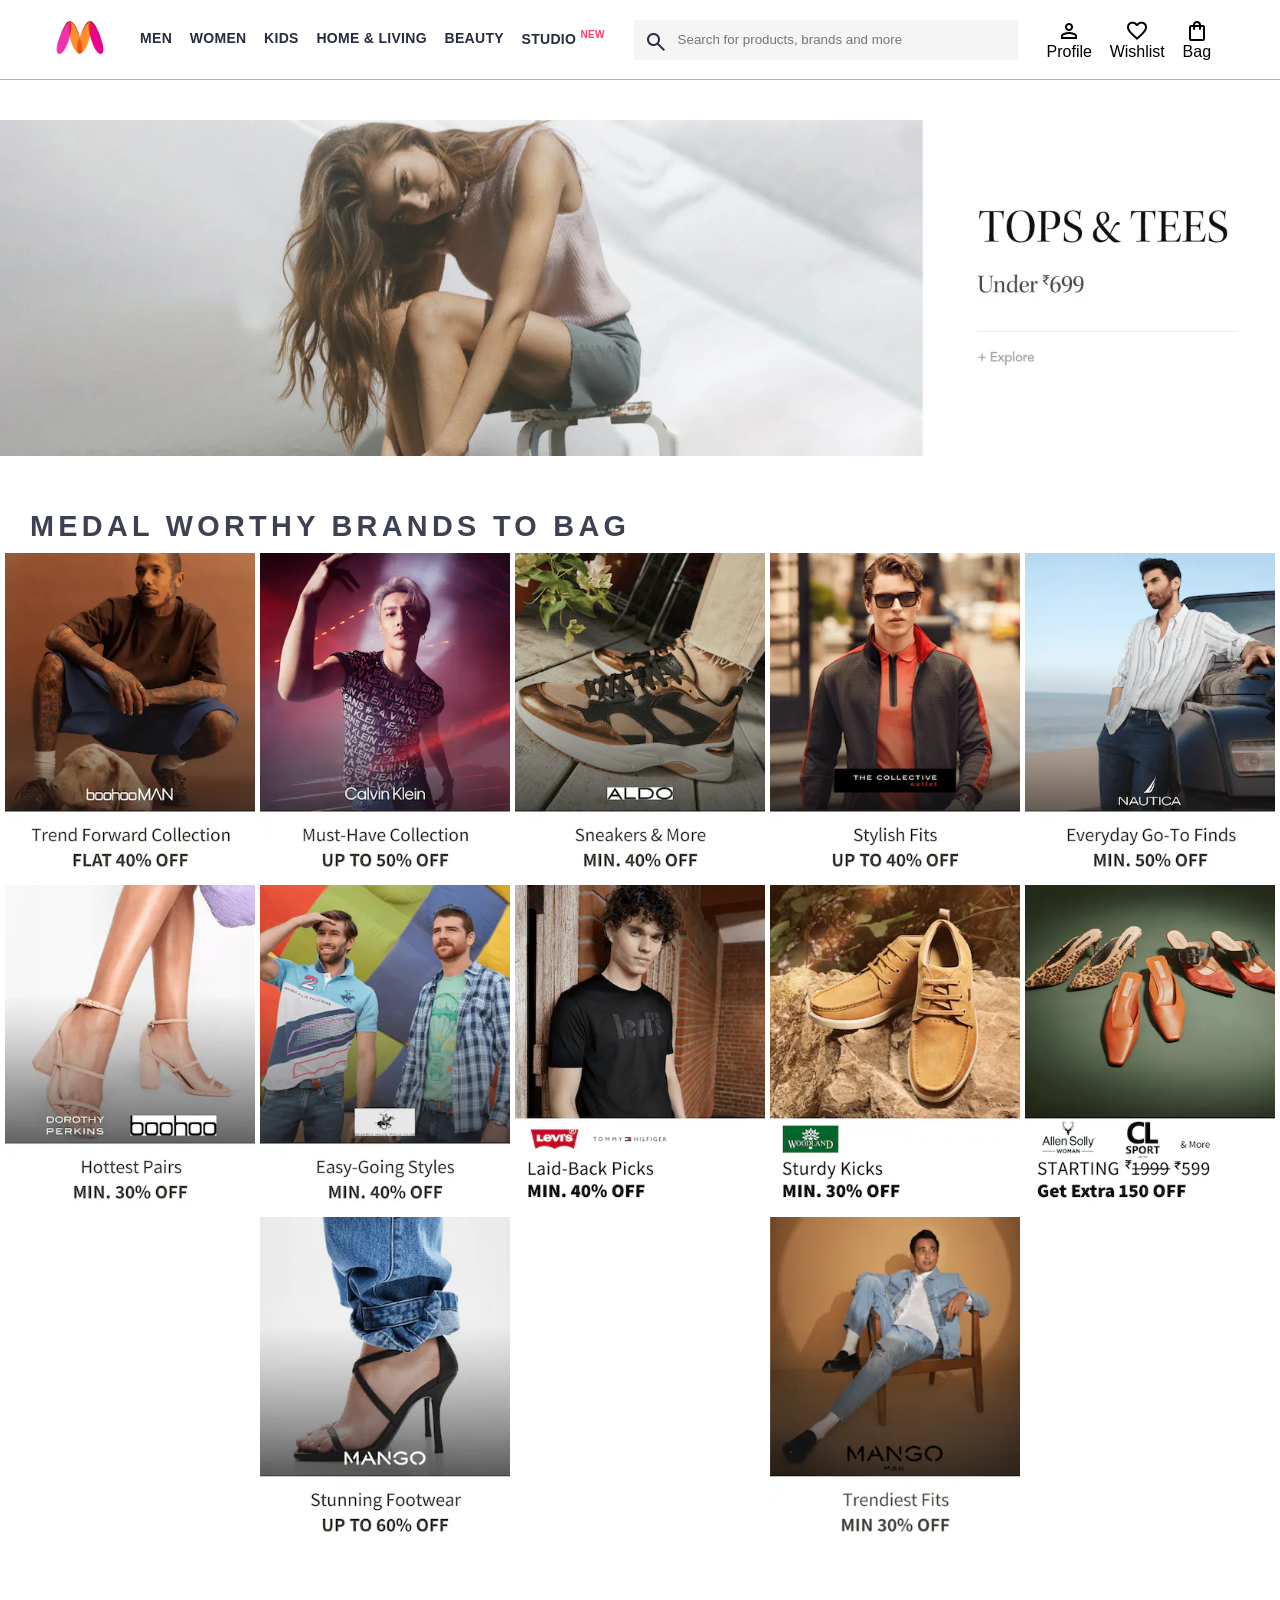
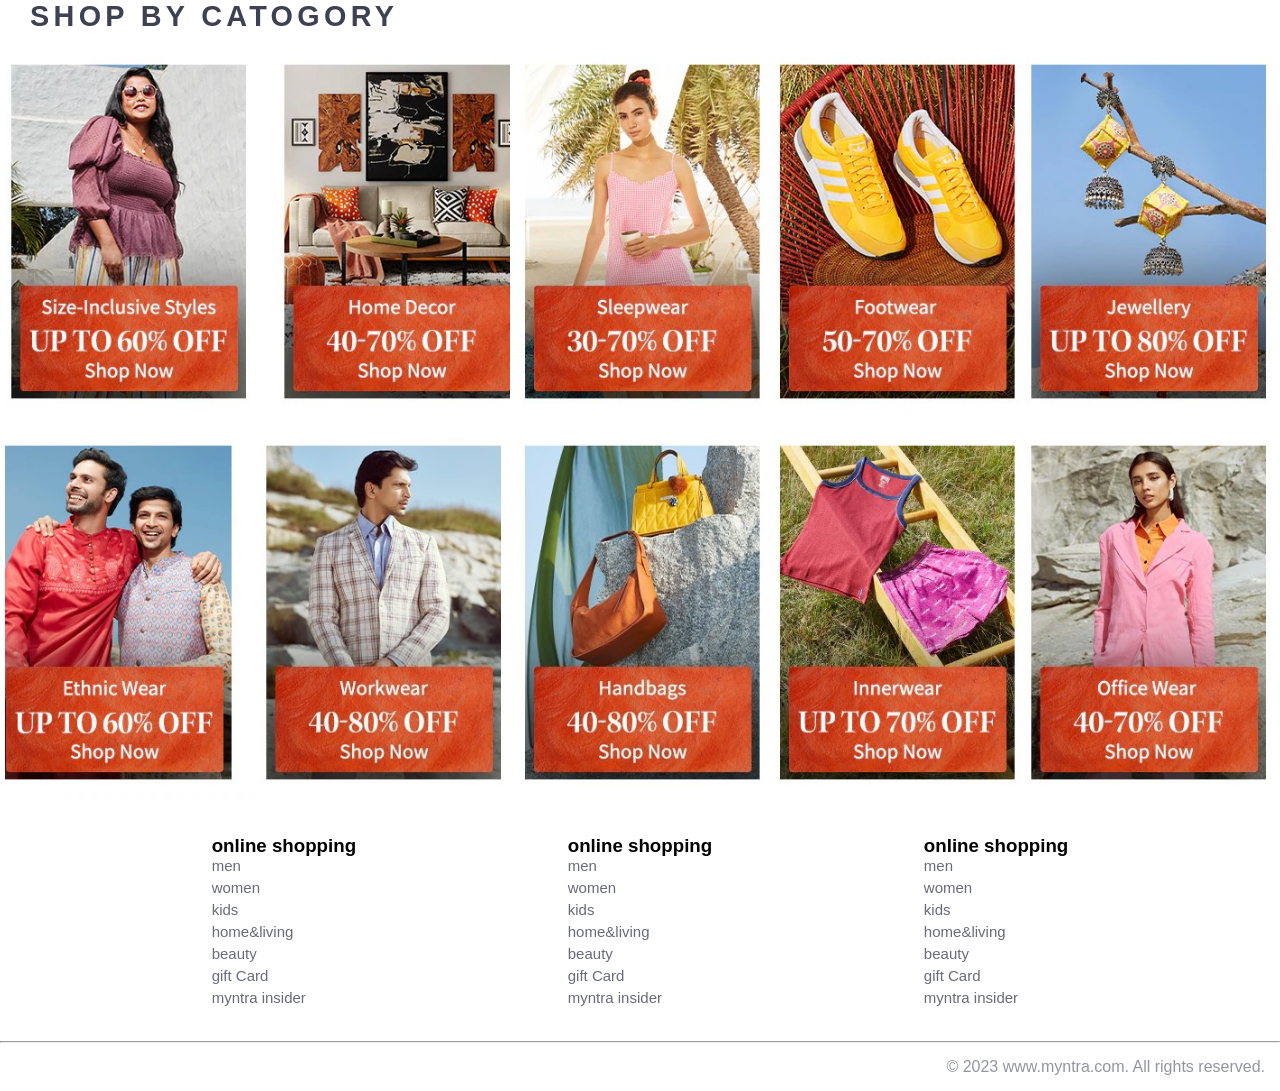
<file: index.html>
<!DOCTYPE html>
<html lang="en">
<head>
    <meta charset="UTF-8">
    <meta name="viewport" content="width=device-width, initial-scale=1.0">
    <title>Document</title>
    <link rel="stylesheet" href="index.css">
    <link rel="stylesheet" href="https://fonts.googleapis.com/css2?family=Material+Symbols+Outlined:opsz,wght,FILL,GRAD@20..48,100..700,0..1,-50..200&" />
     
</head>
<body>
    <header>
        <div class="logoContainer">
            <a href="#"><img class="myntraLogo"  src="images/myntra_logo.webp" alt="myntra_logo"></a>
        </div>
        <nav class = "navBar">
            <a href="men" class="anchor">men</a>
            <a href="women" class="anchor">women</a>
            <a href="kids"  class="anchor">kids</a>
            <a href="home" class="anchor">home & Living</a>
            <a href="beauty" class="anchor">beauty</a>
            <a href="studio"  class="anchor">studio <sup id="lastAnchor">NEW</sup></a>
        </nav>   
        
        
        <div class="searchContainer">
    <span class="material-symbols-outlined search_icon">
        search
        </span>
        <input type="search"  class="searchBar"  placeholder="Search for products, brands and more">
   </div>
        <div class="actionBar">
            <div class="actionContainer"><span
                class="material-symbols-outlined">
                person
                </span>
            <span class="actionName">Profile</span> </div>
            <div class="actionContainer"><span class="material-symbols-outlined">
                favorite </span>
                <span class="actionName"> Wishlist</span>
                </div>
            <div class="actionContainer"><span class="material-symbols-outlined">
                shopping_bag </span>
                <span class="actionName">Bag</span>
                </div>
        </div>

        </div>
    </header>
    <main>
    <div class="bannerContainer">
        <img class="bannerImg" src="images/banner.jpg" alt="main Banner"> </div>
    </div>
    <div class="catogaryHeading">medal worthy brands to bag</div>
<div class="catogaryItems">
    <a href="#"><img class="saleItem" src="images/offers/1.png" alt=""></a>
    <a href="#"><img class="saleItem" src="images/offers/2.png" alt=""></a>
    <a href="#"><img class="saleItem" src="images/offers/3.png" alt=""></a>
    <a href="#"><img class="saleItem" src="images/offers/4.png" alt=""></a>
    <a href="#"><img class="saleItem" src="images/offers/5.png" alt=""></a>
    <a href="#"><img class="saleItem" src="images/offers/6.png" alt=""></a>
    <a href="#"><img class="saleItem" src="images/offers/7.png" alt=""></a>
    <a href="#"><img class="saleItem" src="images/offers/8.png" alt=""></a>
    <a href="#"><img class="saleItem" src="images/offers/9.png" alt=""></a>
    <a href="#"><img class="saleItem" src="images/offers/10.png" alt=""></a>
    <a href="#"><img class="saleItem" src="images/offers/11.png" alt=""></a>
    <a href="#"><img class="saleItem" src="images/offers/12.png" alt=""></a>
   
</div>
<div class="catogaryHeading"> shop by catogory</div>
<div class="catogaryItems">
    <a href="#"><img class="saleItem" src="images/categories/1.jpg" alt=""></a>
    <a href="#"><img class="saleItem" src="images/categories/2.jpg" alt=""></a>
    <a href="#"><img class="saleItem" src="images/categories/3.jpg" alt=""></a>
    <a href="#"><img class="saleItem" src="images/categories/4.jpg" alt=""></a>
    <a href="#"><img class="saleItem" src="images/categories/5.jpg" alt=""></a>
    <a href="#"><img class="saleItem" src="images/categories/6.jpg" alt=""></a>
    <a href="#"><img class="saleItem" src="images/categories/7.jpg" alt=""></a>
    <a href="#"><img class="saleItem" src="images/categories/8.jpg" alt=""></a>
    <a href="#"><img class="saleItem" src="images/categories/9.jpg" alt=""></a>
    <a href="#"><img class="saleItem" src="images/categories/10.jpg" alt=""></a>
  

</div>


</main>
    <footer>  <div class="footerContainer">
        <div class="footerCoulmn"><h3>online shopping</h3>
            <a href="#">men</a>
            <a href="#">women</a>
            <a href="#">kids</a>
            <a href="#">home&living</a>
            <a href="#">beauty</a>
            <a href="#">gift Card</a>
            <a href="#">myntra insider</a>
            
        </div>
        <div class="footerCoulmn"><h3>online shopping</h3>
            <a href="#">men</a>
            <a href="#">women</a>
            <a href="#">kids</a>
            <a href="#">home&living</a>
            <a href="#">beauty</a>
            <a href="#">gift Card</a>
            <a href="#">myntra insider</a>
            
        </div>
        <div class="footerCoulmn"><h3>online shopping</h3>
            <a href="#">men</a>
            <a href="#">women</a>
            <a href="#">kids</a>
            <a href="#">home&living</a>
            <a href="#">beauty</a>
            <a href="#">gift Card</a>
            <a href="#">myntra insider</a>
            
        </div>
    </div>
    <hr>
    <div class="copyright">
        © 2023 www.myntra.com. All rights reserved.
    </div>
    </footer>
</body>
</html>
</file>
<file: index.css>
*{padding: 0px;
margin: 0px;
font-family:Assistant, -apple-system, BlinkMacSystemFont, Segoe UI, Roboto, Helvetica, Arial, sans-serif;}


header{display: flex;
justify-content: space-between;
align-items: center;
height: 80px;
border-bottom: 1px solid #b6b1b1;
box-sizing: border-box;}


.myntraLogo{height: 45px;}

.logoContainer{
    margin-left: 4%;
}



.navBar {display: flex;
   justify-content:space-evenly;
min-width: 500px;
height: 59.86px;
align-items: center;}

.navBar a{font-size: 14px;
    letter-spacing: .3px;
    color: #282c3f;
    font-weight: 700;
    text-transform: uppercase;
    text-decoration: none;
    padding: 28px 0;
    border-bottom: 4px solid #ffffff;}

#lastAnchor{
    color: #ff3f63;
    font-size: 10px;
}


.searchContainer{
    height: 40px;
    width: 30%;
    min-width: 200px;
    background-color: #f5f5f6;
    display: flex;
    align-items: center;
   

 
    
    

}

.searchBar{
    width: 337.11px;
    height: 40px;
    background-color: #f5f5f6;
    border: none;
}

.search_icon {
    box-sizing: content-box;
    height: 20px;
    padding: 10px;

    background-color: #f5f5f6;
    color: #282c3f;
    font-weight: 300;
    border-radius: 4px 0 0 4px;
}


.material-symbols-outlined{
  font-variation-settings:
  'FILL' 0,
  'wght' 400,
  'GRAD' 0,
  'opsz' 24
}

.actionBar{
    min-width: 200px;
    display: flex;
    justify-content:space-evenly;
    margin-right: 4%;
}

.actionContainer{
    display: flex;
    flex-direction: column;
    align-items: center;
}

.navBar a:hover {
border-bottom:4px solid red;
}
/* Main */
.bannerContainer{
    margin: 40px 0px;
}
.bannerImg{
    width: 100%;
}
.catogaryHeading{
    text-transform: uppercase;
    color: #3e4152;
    letter-spacing: .15em;
    font-size: 1.8em;
    margin: 50px 0 10px 30px;
    max-height: 5em;
    font-weight: 700;
}
.catogaryItems{
    display: flex;
    flex-wrap: wrap;
    justify-content: space-evenly;
}

.saleItem{
    width: 250px;
}
.footerContainer{
    margin: 30px 0px;
    display: flex;
    justify-content: space-evenly;
}

.footerCoulmn{
    display: flex;
    flex-direction: column;
}
.footerCoulmn a{
    font-size: 15px;
    text-decoration: none;
    color:#696b79;
    padding-bottom: 5px;
}
.copyright{
    color: #94969f;
    text-align: end;
    padding: 15px;
}
</file>
